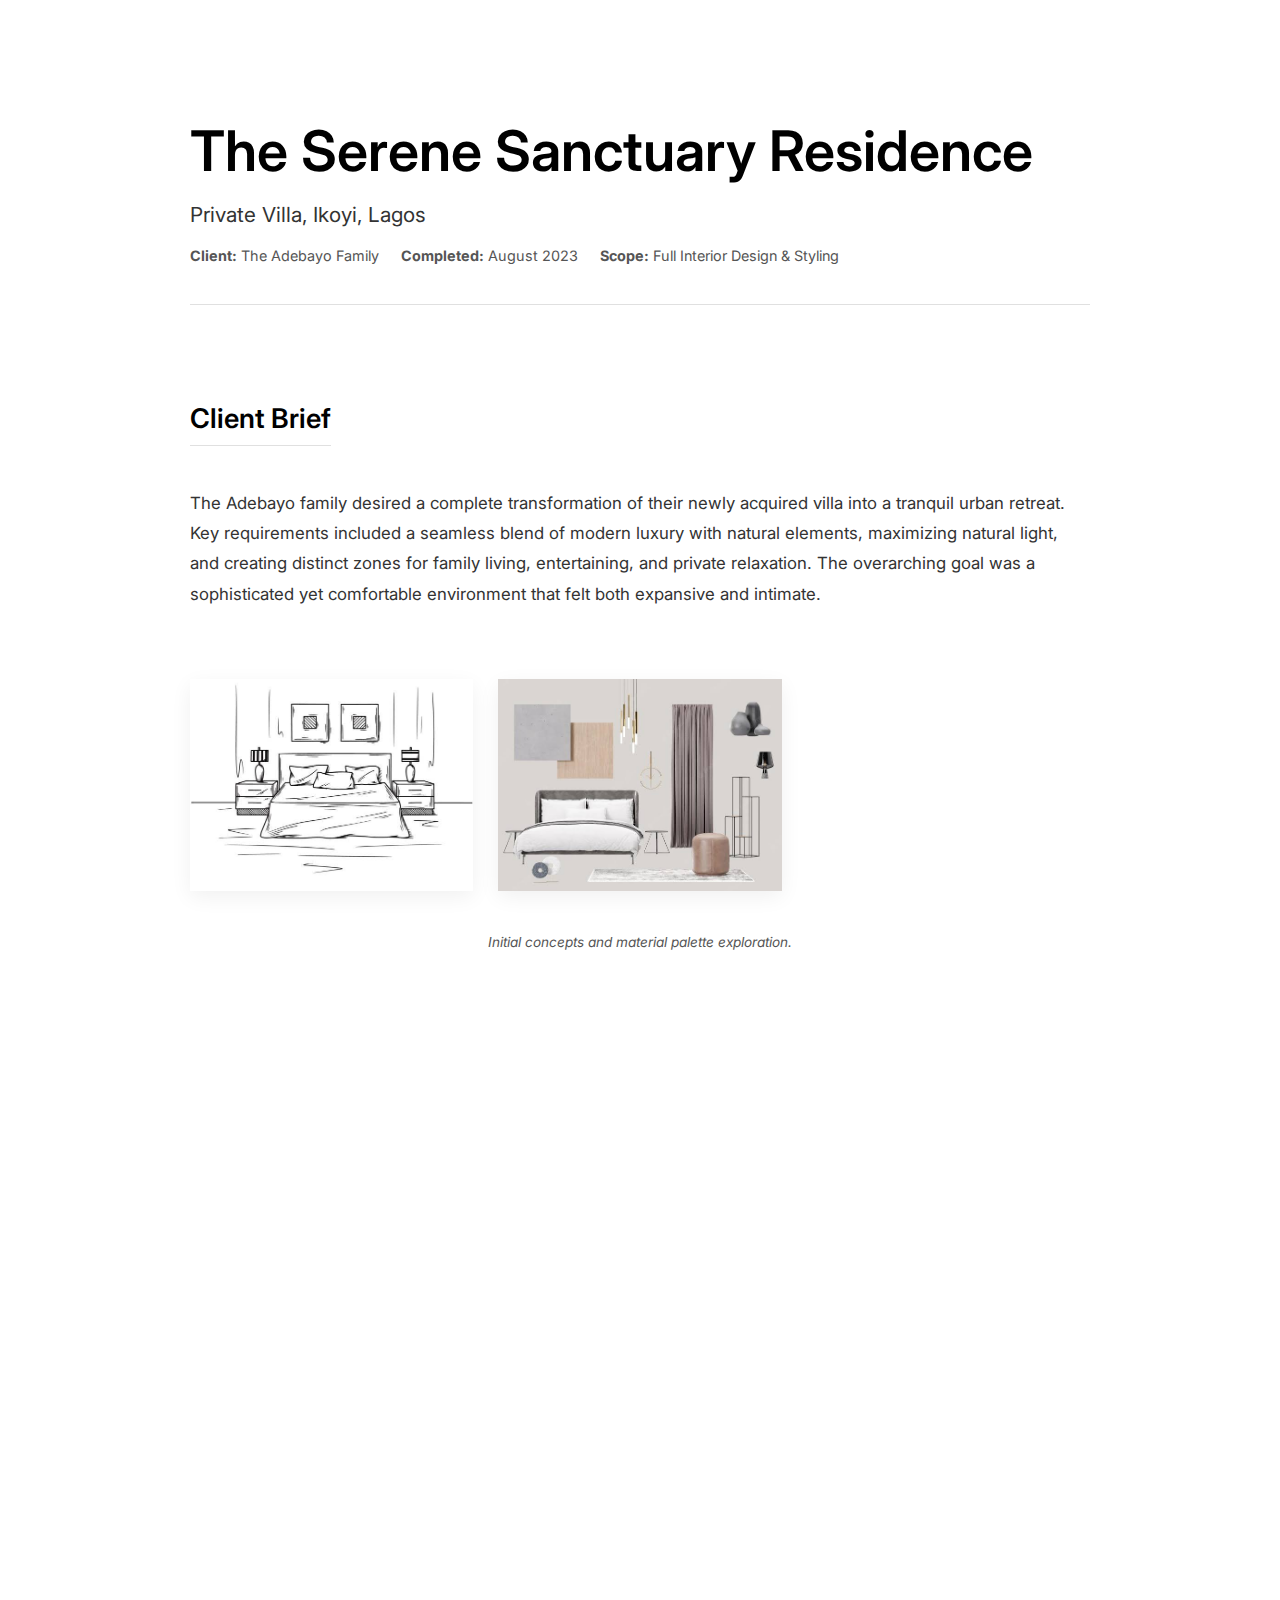
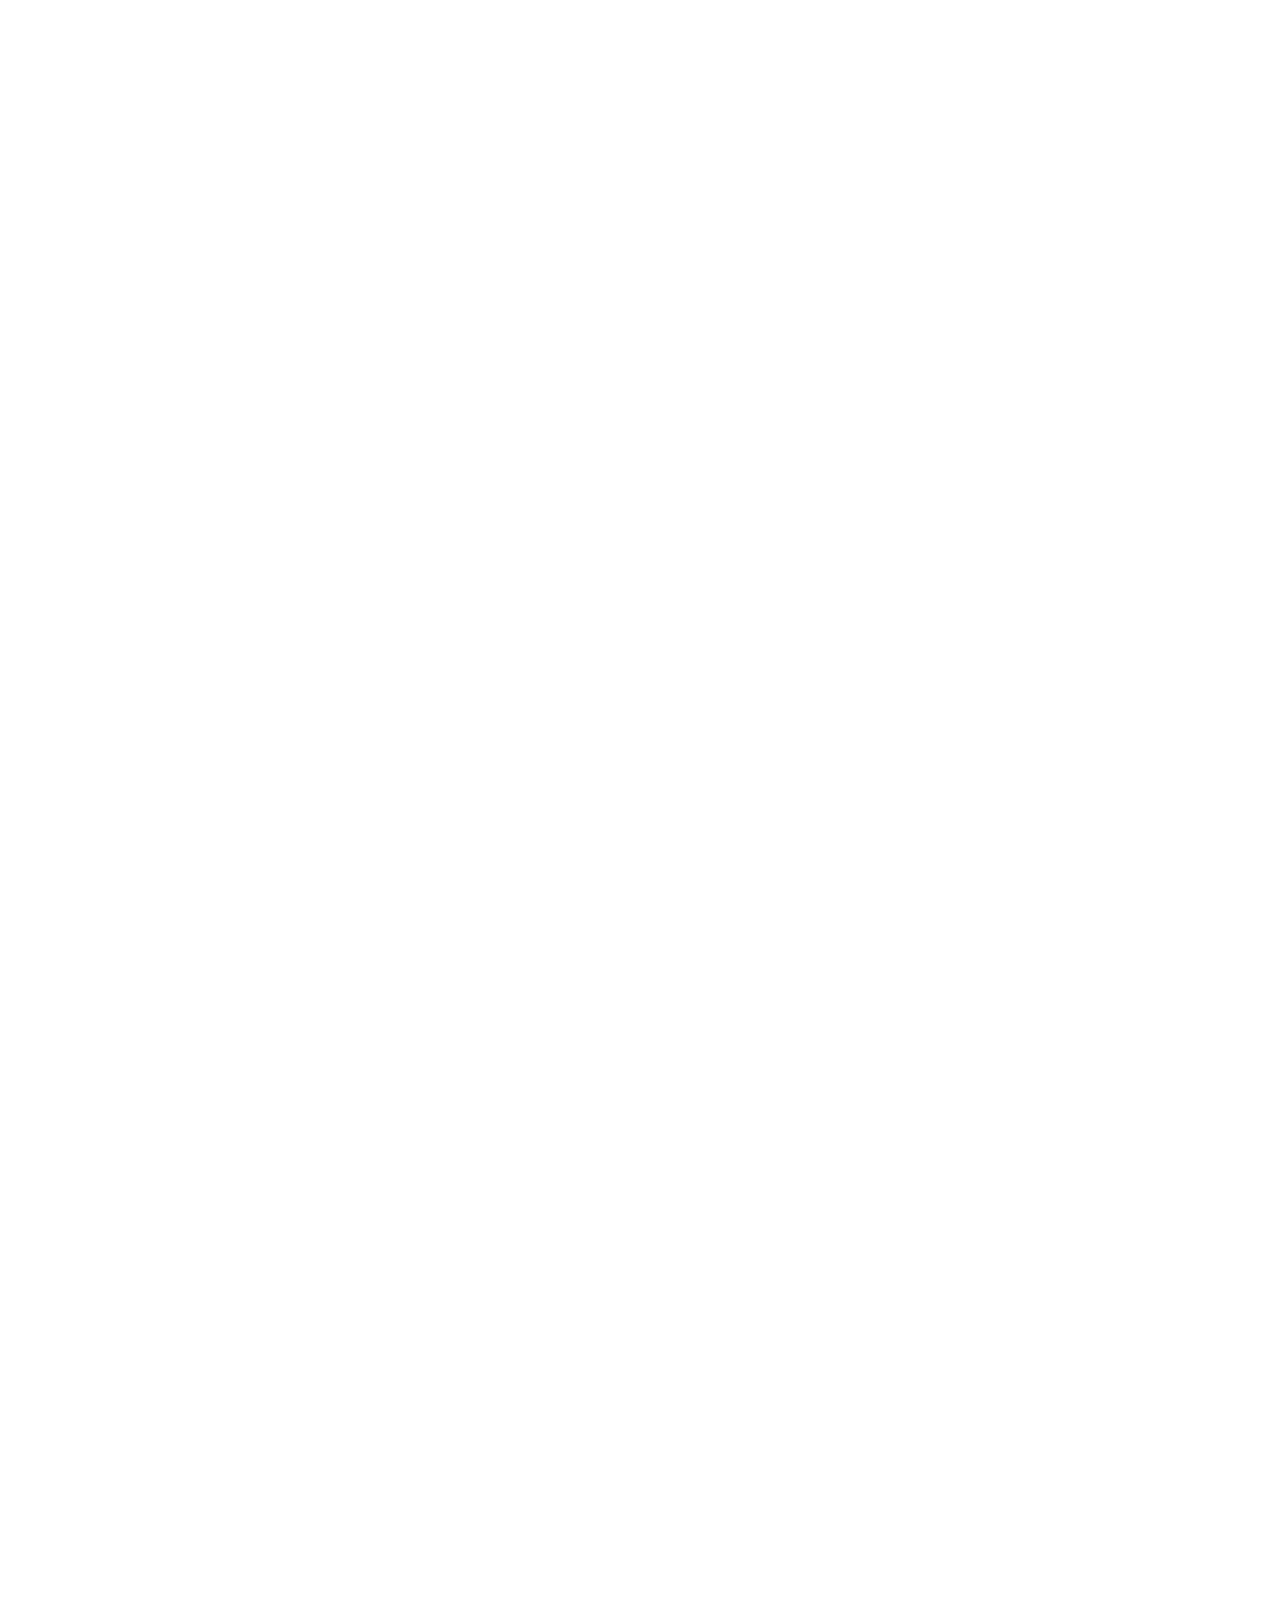
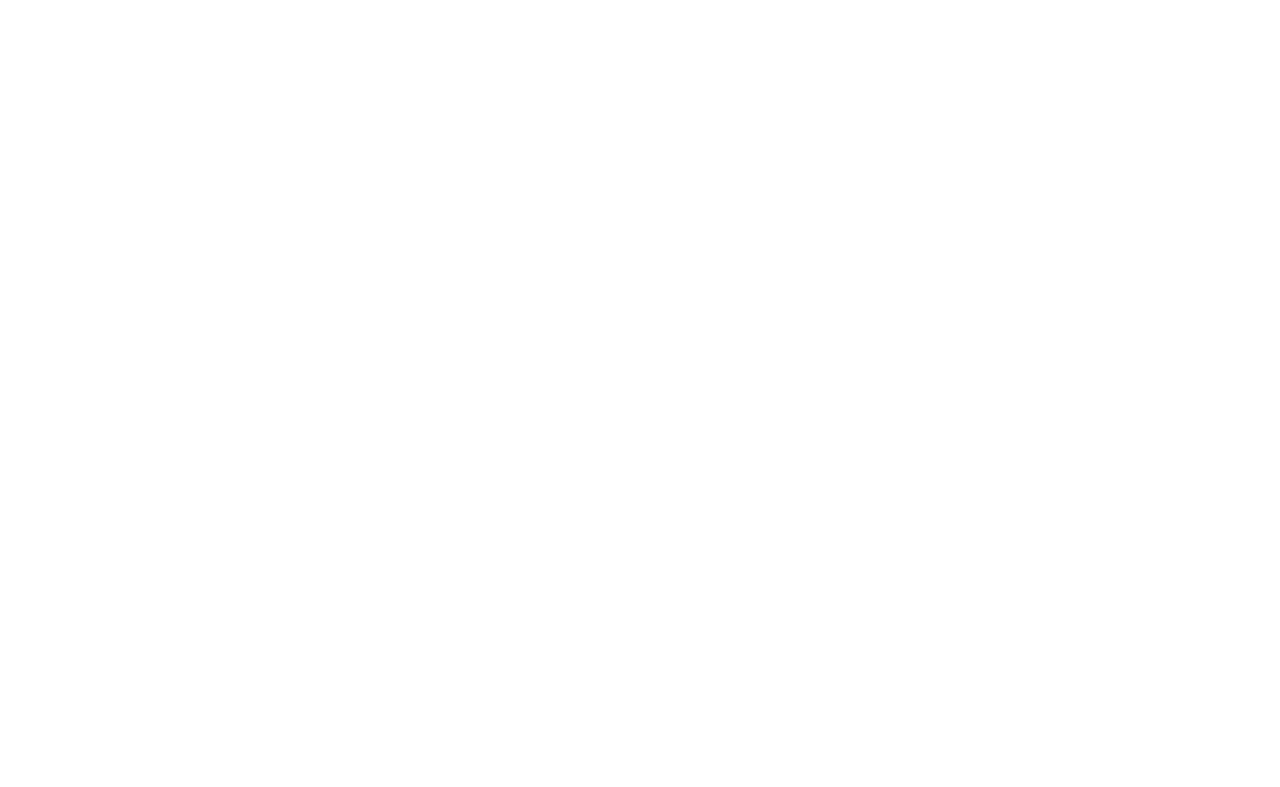
<file: project1.html>
<!DOCTYPE html>
<html lang="en">
  <head>
    <meta charset="UTF-8" />
    <meta name="viewport" content="width=device-width, initial-scale=1.0" />
    <title>Project Detail: The Serene Sanctuary</title>
    <!-- Font Awesome for slider handle icons -->
    <link
      rel="stylesheet"
      href="https://cdnjs.cloudflare.com/ajax/libs/font-awesome/6.5.1/css/all.min.css"
      integrity="sha512-DTOQO9RWCH3ppGqcWaEA1BIZOC6xxalwEsw9c2QQeAIftl+Vegovlnee1c9QX4TctnWMn13TZye+giMm8e2LwA=="
      crossorigin="anonymous"
      referrerpolicy="no-referrer"
    />
    <style>
      @import url("https://fonts.googleapis.com/css2?family=Inter:wght@300;400;500;600;700&display=swap");

      :root {
        --pd-font-primary: "Inter", "Helvetica Neue", Helvetica, Arial,
          sans-serif;
        --pd-color-background: #ffffff;
        --pd-color-text-primary: #000000;
        --pd-color-text-secondary: #333333;
        --pd-color-text-meta: #555555;
        --pd-color-border-subtle: #e0e0e0;

        /* Ultra Smooth Animation Properties */
        --animation-ultra-smooth-curve: cubic-bezier(
          0.23,
          1,
          0.32,
          1
        ); /* easeOutQuint */
        --animation-ultra-smooth-duration: 1s;
        --animation-reveal-stagger-delay: 0.15s;

        /* Slider specific */
        --slider-handle-color: var(--pd-color-text-primary);
        --slider-line-color: rgba(0, 0, 0, 0.3); /* Slightly more subtle line */
        --slider-label-bg: rgba(0, 0, 0, 0.75); /* Darker for better contrast */
        --slider-label-text: var(--pd-color-background);
      }

      body,
      html {
        margin: 0;
        padding: 0;
        font-family: var(--pd-font-primary);
        background-color: var(--pd-color-background);
        color: var(--pd-color-text-primary);
        overflow-x: hidden;
        -webkit-font-smoothing: antialiased;
        -moz-osx-font-smoothing: grayscale;
      }
      *,
      *::before,
      *::after {
        box-sizing: border-box;
      }

      /* Helper for scroll reveal */
      .pd-reveal-on-scroll {
        opacity: 0;
        transition: opacity var(--animation-ultra-smooth-duration)
            var(--animation-ultra-smooth-curve),
          transform var(--animation-ultra-smooth-duration)
            var(--animation-ultra-smooth-curve);
      }
      .pd-reveal-on-scroll.is-visible {
        opacity: 1;
        transform: translateY(0) !important;
      }
      .pd-header-reveal {
        transform: translateY(30px);
      }
      .pd-block-reveal {
        transform: translateY(40px);
      }
      .pd-image-reveal {
        transform: translateY(40px);
      }

      .pd-project-section {
        padding: 80px 0;
      }
      .pd-container {
        max-width: 900px;
        width: 90%;
        margin: 0 auto;
      }

      .pd-project-header {
        text-align: left;
        margin-bottom: 70px;
        padding-bottom: 35px;
        border-bottom: 1px solid var(--pd-color-border-subtle);
      }
      .pd-project-title {
        font-size: clamp(2.2rem, 5vw, 3.5rem);
        font-weight: 600;
        line-height: 1.2;
        margin-bottom: 10px;
      }
      .pd-project-subtitle {
        font-size: clamp(1rem, 2.5vw, 1.3rem);
        font-weight: 400;
        color: var(--pd-color-text-secondary);
        margin-bottom: 20px;
      }
      .pd-project-meta {
        font-size: 0.9rem;
        color: var(--pd-color-text-meta);
      }
      .pd-project-meta span {
        margin-right: 18px;
        display: inline-block;
        margin-bottom: 5px;
      }
      .pd-project-meta span:last-child {
        margin-right: 0;
      }

      .pd-content-block {
        margin-bottom: 70px;
      }
      .pd-content-block:last-child {
        margin-bottom: 0;
      }
      .pd-block-heading {
        font-size: clamp(1.3rem, 3vw, 1.7rem);
        font-weight: 600;
        margin-bottom: 25px;
        padding-bottom: 10px;
        border-bottom: 1px solid var(--pd-color-border-subtle);
        display: inline-block;
      }
      .pd-block-text p,
      .pd-block-list li {
        font-size: clamp(0.95rem, 2.2vw, 1.05rem);
        line-height: 1.8;
        color: var(--pd-color-text-secondary);
        margin-bottom: 1.2em;
      }
      .pd-block-text p:last-child,
      .pd-block-list li:last-child {
        margin-bottom: 0;
      }
      .pd-block-list {
        padding-left: 20px;
        list-style-type: disc;
      }
      .pd-block-list li::marker {
        color: var(--pd-color-text-primary);
      }

      .pd-image-showcase {
        margin: 50px 0;
      }
      .pd-image-fullwidth img {
        width: 100%;
        height: auto;
        display: block;

        box-shadow: 0 10px 30px rgba(0, 0, 0, 0.07);
      }
      .pd-image-caption {
        text-align: center;
        font-size: 0.85rem;
        color: var(--pd-color-text-meta);
        margin-top: 18px;
        font-style: italic;
      }
      .pd-image-grid {
        display: grid;
        grid-template-columns: repeat(auto-fit, minmax(250px, 1fr));
        gap: 25px;
      }
      .pd-image-grid img {
        width: 100%;
        height: 100%;
        aspect-ratio: 4/3;
        object-fit: cover;
        display: block;

        box-shadow: 0 6px 20px rgba(0, 0, 0, 0.06);
      }

      /* --- REDESIGNED BEFORE/AFTER SLIDER --- */
      .pd-before-after-wrapper {
        position: relative;
        width: 100%;
        aspect-ratio: 16 / 10;
        overflow: hidden;

        box-shadow: 0 10px 30px rgba(0, 0, 0, 0.08);
        cursor: ew-resize;
        -webkit-user-select: none;
        -moz-user-select: none;
        -ms-user-select: none;
        user-select: none;
        margin: 50px 0;
        touch-action: pan-y; /* Allow vertical scroll by default */
      }
      .pd-before-after-wrapper.is-dragging {
        /* touch-action: none; /* Optionally disable all scroll if strictly horizontal drag is desired once started */
      }
      .pd-before-after-wrapper img {
        display: block;
        width: 100%;
        height: 100%;
        object-fit: cover;
        position: absolute;
        top: 0;
        left: 0;
        pointer-events: none;
      }
      .pd-img-after-slider {
        clip-path: polygon(50% 0, 100% 0, 100% 100%, 50% 100%);
        z-index: 2;
      }
      .pd-img-before-slider {
        z-index: 1;
      }

      .pd-slider-divider {
        position: absolute;
        top: 0;
        left: 50%;
        width: 3px;
        height: 100%;
        background-color: var(--pd-color-background);
        transform: translateX(-50%);
        z-index: 3;
        pointer-events: none;
        box-shadow: 0 0 8px rgba(0, 0, 0, 0.3);
        display: flex;
        align-items: center;
        justify-content: center;
      }
      .pd-slider-handle-gripper {
        width: 44px;
        height: 44px;
        background-color: var(--pd-color-background);
        border: 2px solid var(--slider-handle-color);
        border-radius: 50%;
        display: flex;
        align-items: center;
        justify-content: space-evenly;
        box-shadow: 0 2px 8px rgba(0, 0, 0, 0.25);
        transition: transform 0.2s cubic-bezier(0.4, 0, 0.2, 1);
        cursor: ew-resize;
      }
      .pd-before-after-wrapper:hover .pd-slider-handle-gripper,
      .pd-before-after-wrapper.is-dragging .pd-slider-handle-gripper {
        transform: scale(1.08);
      }
      .pd-slider-handle-gripper i {
        color: var(--slider-handle-color);
        font-size: 0.9rem;
      }

      .pd-slider-label {
        position: absolute;
        top: 15px;
        padding: 6px 12px;
        font-size: 0.7rem;
        font-weight: 600;
        text-transform: uppercase;
        letter-spacing: 0.8px;
        background-color: var(--slider-label-bg);
        color: var(--slider-label-text);
        border-radius: 4px;
        z-index: 4;
        opacity: 0;
        transition: opacity 0.3s var(--animation-ultra-smooth-curve);
        pointer-events: none;
      }
      .pd-before-after-wrapper:hover .pd-slider-label,
      .pd-before-after-wrapper.is-dragging .pd-slider-label {
        opacity: 0.9;
      }
      .pd-label-before-slider {
        left: 15px;
      }
      .pd-label-after-slider {
        right: 15px;
      }
      /* --- END OF REDESIGNED SLIDER --- */

      .pd-testimonial-block {
        background-color: #f9f9f9;
        padding: 35px;
        margin: 60px 0;
        border-radius: 8px;
        border-left: 5px solid var(--pd-color-text-primary);
        box-shadow: 0 5px 15px rgba(0, 0, 0, 0.03);
      }
      .pd-testimonial-quote {
        font-size: clamp(1.05rem, 2.3vw, 1.2rem);
        font-style: italic;
        line-height: 1.7;
        color: var(--pd-color-text-primary);
        margin-bottom: 15px;
      }
      .pd-testimonial-quote::before {
        content: "“ ";
        font-weight: 600;
      }
      .pd-testimonial-author {
        font-size: 0.9rem;
        font-weight: 500;
        color: var(--pd-color-text-secondary);
        text-align: right;
      }

      @media (max-width: 768px) {
        .pd-project-section {
          padding: 60px 0;
        }
        .pd-container {
          width: 95%;
        }
        .pd-project-header {
          margin-bottom: 40px;
          padding-bottom: 20px;
        }
        .pd-project-title {
          font-size: clamp(1.8rem, 6vw, 2.8rem);
        }
        .pd-project-subtitle {
          font-size: clamp(0.9rem, 3vw, 1.1rem);
        }
        .pd-content-block {
          margin-bottom: 50px;
        }
        .pd-block-heading {
          font-size: clamp(1.1rem, 4vw, 1.5rem);
          margin-bottom: 20px;
        }
        .pd-block-text p,
        .pd-block-list li {
          font-size: clamp(0.9rem, 2.5vw, 1rem);
        }
        .pd-image-showcase,
        .pd-before-after-wrapper {
          margin: 40px 0;
        }
        .pd-slider-handle-gripper {
          width: 40px;
          height: 40px;
        }
        .pd-slider-handle-gripper i {
          font-size: 0.8rem;
        }
        .pd-slider-label {
          font-size: 0.65rem;
          padding: 5px 10px;
          top: 10px;
        }
        .pd-label-before-slider {
          left: 10px;
        }
        .pd-label-after-slider {
          right: 10px;
        }
      }
    </style>
  </head>
  <body>
    <section class="pd-project-section">
      <div class="pd-container">
        <header
          class="pd-project-header pd-reveal-on-scroll pd-header-reveal"
          data-reveal-delay="0"
        >
          <h1 class="pd-project-title">The Serene Sanctuary Residence</h1>
          <h2 class="pd-project-subtitle">Private Villa, Ikoyi, Lagos</h2>
          <div class="pd-project-meta">
            <span><strong>Client:</strong> The Adebayo Family</span>
            <span><strong>Completed:</strong> August 2023</span>
            <span><strong>Scope:</strong> Full Interior Design & Styling</span>
          </div>
        </header>

        <div
          class="pd-content-block pd-reveal-on-scroll pd-block-reveal"
          data-reveal-delay="100"
        >
          <h3 class="pd-block-heading">Client Brief</h3>
          <div class="pd-block-text">
            <p>
              The Adebayo family desired a complete transformation of their
              newly acquired villa into a tranquil urban retreat. Key
              requirements included a seamless blend of modern luxury with
              natural elements, maximizing natural light, and creating distinct
              zones for family living, entertaining, and private relaxation. The
              overarching goal was a sophisticated yet comfortable environment
              that felt both expansive and intimate.
            </p>
          </div>
        </div>

        <div
          class="pd-image-showcase pd-image-grid pd-reveal-on-scroll pd-image-reveal"
          data-reveal-delay="150"
        >
          <img src="assets/sketch.jpeg" alt="Concept Sketch 1" />
          <img src="assets/moodboard.jpeg" alt="Mood Board Materials" />
          <div class="pd-image-caption" style="grid-column: 1 / -1">
            Initial concepts and material palette exploration.
          </div>
        </div>

        <div
          class="pd-content-block pd-reveal-on-scroll pd-block-reveal"
          data-reveal-delay="100"
        >
          <h3 class="pd-block-heading">Design Challenges</h3>
          <div class="pd-block-list">
            <ul>
              <li>
                Integrating existing structural elements with a new,
                open-concept layout.
              </li>
              <li>
                Sourcing sustainable and locally-available high-end materials.
              </li>
              <li>
                Balancing the desire for a minimalist aesthetic with the need
                for ample, discreet storage.
              </li>
              <li>
                Ensuring each room flowed cohesively while maintaining its
                unique character.
              </li>
            </ul>
          </div>
        </div>

        <div
          class="pd-content-block pd-reveal-on-scroll pd-block-reveal"
          data-reveal-delay="150"
        >
          <h3 class="pd-block-heading">Our Solutions</h3>
          <div class="pd-block-text">
            <p>
              Our design strategy focused on a palette of warm neutrals, rich
              woods, and tactile stone, punctuated by bespoke lighting and
              curated art. Custom millwork was designed to provide elegant
              storage solutions, disappearing into walls to maintain clean
              lines. Large windows were dressed minimally to enhance the
              connection with the outdoors, and a layered lighting scheme allows
              for adaptable ambiances throughout the day and night.
            </p>
            <p>
              Key material choices included Italian marble for statement
              surfaces, ethically sourced oak for flooring and cabinetry, and
              hand-woven textiles for warmth and texture.
            </p>
          </div>
        </div>

        <div
          class="pd-image-showcase pd-image-fullwidth pd-reveal-on-scroll pd-image-reveal"
          data-reveal-delay="200"
        >
          <img
            src="assets/images-34.jpeg"
            alt="Serene Sanctuary Living Room - After"
          />
          <div class="pd-image-caption">
            The transformed living area, embodying light and sophisticated calm.
          </div>
        </div>

        <div
          class="pd-content-block pd-reveal-on-scroll pd-block-reveal"
          data-reveal-delay="250"
        >
          <h3 class="pd-block-heading">Transformation: Kitchen</h3>
          <div class="pd-before-after-wrapper">
            <img
              src="assets/before.jpeg"
              alt="Kitchen Before"
              class="pd-img-before-slider"
            />
            <img
              src="assets/after.jpeg"
              alt="Kitchen After"
              class="pd-img-after-slider"
            />
            <div class="pd-slider-label pd-label-before-slider">Before</div>
            <div class="pd-slider-label pd-label-after-slider">After</div>
            <div class="pd-slider-divider">
              <div class="pd-slider-handle-gripper">
                <i class="fas fa-chevron-left"></i>
                <i class="fas fa-chevron-right"></i>
              </div>
            </div>
          </div>
          <div class="pd-image-caption">
            Drag the handle to see the kitchen's transformation.
          </div>
        </div>

        <div
          class="pd-testimonial-block pd-content-block pd-reveal-on-scroll pd-block-reveal"
          data-reveal-delay="300"
        >
          <h3 class="pd-block-heading">Client Testimonial</h3>
          <blockquote class="pd-testimonial-quote">
            "OLUWOLE JOY TEMITOPE didn't just redesign our house; they crafted a
            home that truly reflects who we are. The attention to detail and the
            seamless process were exceptional. We are beyond thrilled with the
            result."
          </blockquote>
          <p class="pd-testimonial-author">— Mr. & Mrs. Adebayo</p>
        </div>
      </div>
    </section>

    <script>
      document.addEventListener("DOMContentLoaded", () => {
        // Scroll Reveal for general page elements
        const revealElements = document.querySelectorAll(
          ".pd-reveal-on-scroll"
        );
        if (revealElements.length > 0) {
          const observerOptions = {
            root: null,
            rootMargin: "0px 0px -10% 0px",
            threshold: 0.05,
          };
          let itemDelayCounter = 0; // Initialize counter for staggering
          const staggerIncrement = 100; // ms

          const observer = new IntersectionObserver(
            (entries, observerInstance) => {
              entries.forEach((entry) => {
                if (entry.isIntersecting) {
                  // Use data-reveal-delay if present, otherwise use counter for staggering
                  const specificDelay = parseInt(
                    entry.target.dataset.revealDelay
                  );
                  const delay = !isNaN(specificDelay)
                    ? specificDelay
                    : itemDelayCounter * staggerIncrement;

                  setTimeout(() => {
                    entry.target.classList.add("is-visible");
                  }, delay);

                  if (isNaN(specificDelay)) {
                    // Only increment counter if not using a fixed delay
                    itemDelayCounter++;
                  }
                  observerInstance.unobserve(entry.target);
                }
              });
            },
            observerOptions
          );
          revealElements.forEach((el) => {
            observer.observe(el);
          });
        }

        // --- REDESIGNED Before/After Image Comparison Slider Logic (Corrected) ---
        const sliders = document.querySelectorAll(".pd-before-after-wrapper");
        sliders.forEach((slider) => {
          const imgAfter = slider.querySelector(".pd-img-after-slider");
          const divider = slider.querySelector(".pd-slider-divider");
          const labelBefore = slider.querySelector(".pd-label-before-slider");
          const labelAfter = slider.querySelector(".pd-label-after-slider");

          let isDragging = false;
          let currentInteractingSlider = null; // To track which slider is being interacted with

          // Store initial touch points for scroll vs drag detection
          let initialTouchX = 0;
          let initialTouchY = 0;
          let dragIntentConfirmed = false;
          const touchDragThreshold = 10; // Pixels to move before confirming drag direction

          function updateSliderPosition(xPosition, activeSlider) {
            if (!activeSlider || !imgAfter || !divider) return;

            const sliderRect = activeSlider.getBoundingClientRect();
            let percentage =
              ((xPosition - sliderRect.left) / sliderRect.width) * 100;
            percentage = Math.max(0, Math.min(100, percentage));

            imgAfter.style.clipPath = `polygon(${percentage}% 0, 100% 0, 100% 100%, ${percentage}% 100%)`;
            divider.style.left = `${percentage}%`;

            if (labelBefore && labelAfter) {
              const showLabels =
                activeSlider.matches(":hover") ||
                activeSlider.classList.contains("is-dragging");
              labelBefore.style.opacity =
                percentage > 5 && showLabels ? "0.9" : "0";
              labelAfter.style.opacity =
                percentage < 95 && showLabels ? "0.9" : "0";
            }
          }

          if (slider.offsetParent !== null) {
            updateSliderPosition(
              slider.getBoundingClientRect().left +
                slider.getBoundingClientRect().width * 0.5,
              slider
            );
            if (labelBefore) labelBefore.style.opacity = "0";
            if (labelAfter) labelAfter.style.opacity = "0";
          }

          function startDrag(e) {
            currentInteractingSlider = slider; // This slider is now being interacted with
            isDragging = true;
            dragIntentConfirmed = e.type === "mousedown";
            currentInteractingSlider.classList.add("is-dragging");
            document.body.style.cursor = "ew-resize";

            let clientX;
            if (e.type === "touchstart") {
              clientX = e.touches[0].clientX;
              initialTouchX = clientX;
              initialTouchY = e.touches[0].clientY;
            } else {
              // mousedown
              clientX = e.clientX;
              updateSliderPosition(clientX, currentInteractingSlider); // Initial update for mouse
            }
          }

          function duringDrag(e) {
            if (!isDragging || currentInteractingSlider !== slider) return;

            let clientX;
            if (e.type === "touchmove") {
              clientX = e.touches[0].clientX;
              const clientY = e.touches[0].clientY;
              const deltaX = Math.abs(clientX - initialTouchX);
              const deltaY = Math.abs(clientY - initialTouchY);

              if (!dragIntentConfirmed) {
                if (
                  deltaX > touchDragThreshold ||
                  deltaY > touchDragThreshold
                ) {
                  if (deltaX > deltaY * 1.5) {
                    dragIntentConfirmed = true;
                  } else {
                    endDrag();
                    return;
                  }
                } else {
                  return;
                }
              }
              if (!dragIntentConfirmed) return;
              if (e.cancelable) e.preventDefault();
            } else {
              // mousemove
              clientX = e.clientX;
            }
            updateSliderPosition(clientX, currentInteractingSlider);
          }

          function endDrag() {
            if (!isDragging && !currentInteractingSlider) return;
            if (
              currentInteractingSlider !== slider &&
              currentInteractingSlider !== null
            )
              return; // Only end for the correct slider

            isDragging = false;
            dragIntentConfirmed = false;
            if (currentInteractingSlider) {
              currentInteractingSlider.classList.remove("is-dragging");
              const handleLeftPercent = parseFloat(
                currentInteractingSlider.querySelector(".pd-slider-divider")
                  .style.left || "50"
              );
              const currentXBasedOnHandle =
                currentInteractingSlider.getBoundingClientRect().left +
                currentInteractingSlider.getBoundingClientRect().width *
                  (handleLeftPercent / 100);
              updateSliderPosition(
                currentXBasedOnHandle,
                currentInteractingSlider
              );
            }
            document.body.style.cursor = "default";
            if (currentInteractingSlider === slider)
              currentInteractingSlider = null;
          }

          slider.addEventListener("mousedown", startDrag);
          slider.addEventListener("touchstart", startDrag, { passive: true });

          slider.addEventListener("mouseenter", () => {
            if (!isDragging && labelBefore && labelAfter && divider) {
              const handleLeftPercent = parseFloat(divider.style.left || "50");
              labelBefore.style.opacity = handleLeftPercent > 5 ? "0.9" : "0";
              labelAfter.style.opacity = handleLeftPercent < 95 ? "0.9" : "0";
            }
          });
          slider.addEventListener("mouseleave", () => {
            if (!isDragging && labelBefore && labelAfter) {
              labelBefore.style.opacity = "0";
              labelAfter.style.opacity = "0";
            }
          });
        }); // End sliders.forEach

        // Global listeners for dragging - these are essential
        document.addEventListener("mousemove", (e) => {
          sliders.forEach((s) => {
            // Check if current mousemove is relevant for this slider
            const sliderInstance = s; // Get the specific slider instance in this scope
            // This is a simplified check; ideally, you'd use the `currentInteractingSlider`
            // from the `startDrag` closure of the specific slider.
            // For now, let's assume only one slider can be dragged at a time.
            // The `duringDrag` function itself checks `currentInteractingSlider`.
            const duringDragFunc = sliderInstance.duringDragHandler; // Assume you store this
            if (duringDragFunc) duringDragFunc(e);
          });
        });
        document.addEventListener("mouseup", () => {
          sliders.forEach((s) => {
            const endDragFunc = s.endDragHandler; // Assume you store this
            if (endDragFunc) endDragFunc();
          });
        });
        document.addEventListener(
          "touchmove",
          (e) => {
            sliders.forEach((s) => {
              const duringDragFunc = s.duringDragHandler;
              if (duringDragFunc) duringDragFunc(e);
            });
          },
          { passive: false }
        );
        document.addEventListener("touchend", () => {
          sliders.forEach((s) => {
            const endDragFunc = s.endDragHandler;
            if (endDragFunc) endDragFunc();
          });
        });
        document.addEventListener("touchcancel", () => {
          sliders.forEach((s) => {
            const endDragFunc = s.endDragHandler;
            if (endDragFunc) endDragFunc();
          });
        });

        // Storing handlers on elements for global listeners (better approach)
        sliders.forEach((slider) => {
          // ... (keep existing slider setup, like querySelectors for imgAfter, divider etc.)
          // ... (keep isDragging, initialTouchX/Y, dragIntentConfirmed scoped to each slider)

          // Wrap the actual logic in functions scoped to each slider
          const sliderScopedFunctions = {
            startDrag: function (e) {
              // ... (startDrag logic, sets isDragging=true for this slider)
              // ... (set slider.currentInteractingSlider = slider or similar)
              slider.isCurrentlyDragging = true; // Use a property on the element
              document.body.style.cursor = "ew-resize";
              let clientX;
              if (e.type === "touchstart") {
                clientX = e.touches[0].clientX;
                slider.initialTouchX = clientX; // Store on element
                slider.initialTouchY = e.touches[0].clientY;
                slider.dragIntentConfirmed = false;
              } else {
                clientX = e.clientX;
                slider.dragIntentConfirmed = true;
                this.updateSliderPosition(clientX, slider);
              }
            },
            duringDrag: function (e) {
              if (!slider.isCurrentlyDragging) return;
              let clientX;
              if (e.type === "touchmove") {
                clientX = e.touches[0].clientX;
                const clientY = e.touches[0].clientY;
                const deltaX = Math.abs(clientX - slider.initialTouchX);
                const deltaY = Math.abs(clientY - slider.initialTouchY);

                if (!slider.dragIntentConfirmed) {
                  if (deltaX > 10 || deltaY > 10) {
                    if (deltaX > deltaY * 1.5) {
                      slider.dragIntentConfirmed = true;
                    } else {
                      this.endDrag();
                      return;
                    }
                  } else {
                    return;
                  }
                }
                if (!slider.dragIntentConfirmed) return;
                if (e.cancelable) e.preventDefault();
              } else {
                clientX = e.clientX;
              }
              this.updateSliderPosition(clientX, slider);
            },
            endDrag: function () {
              if (!slider.isCurrentlyDragging) return;
              slider.isCurrentlyDragging = false;
              slider.dragIntentConfirmed = false;
              slider.classList.remove("is-dragging");
              document.body.style.cursor = "default";
              const divider = slider.querySelector(".pd-slider-divider"); // Re-query or ensure access
              const imgAfter = slider.querySelector(".pd-img-after-slider"); // Re-query
              if (divider && imgAfter) {
                // Check if elements are still there
                const handleLeftPercent = parseFloat(
                  divider.style.left || "50"
                );
                const currentXBasedOnHandle =
                  slider.getBoundingClientRect().left +
                  slider.getBoundingClientRect().width *
                    (handleLeftPercent / 100);
                this.updateSliderPosition(currentXBasedOnHandle, slider);
              }
            },
            updateSliderPosition: function (xPosition, activeSlider) {
              // ... (your existing updateSliderPosition logic)
              const imgAfter = activeSlider.querySelector(
                ".pd-img-after-slider"
              );
              const divider = activeSlider.querySelector(".pd-slider-divider");
              const labelBefore = activeSlider.querySelector(
                ".pd-label-before-slider"
              );
              const labelAfter = activeSlider.querySelector(
                ".pd-label-after-slider"
              );
              if (!activeSlider || !imgAfter || !divider) return;

              const sliderRect = activeSlider.getBoundingClientRect();
              let percentage =
                ((xPosition - sliderRect.left) / sliderRect.width) * 100;
              percentage = Math.max(0, Math.min(100, percentage));

              imgAfter.style.clipPath = `polygon(${percentage}% 0, 100% 0, 100% 100%, ${percentage}% 100%)`;
              divider.style.left = `${percentage}%`;

              if (labelBefore && labelAfter) {
                const showLabels =
                  activeSlider.matches(":hover") ||
                  activeSlider.classList.contains("is-dragging") ||
                  activeSlider.isCurrentlyDragging;
                labelBefore.style.opacity =
                  percentage > 5 && showLabels ? "0.9" : "0";
                labelAfter.style.opacity =
                  percentage < 95 && showLabels ? "0.9" : "0";
              }
            },
          };
          // Initialize slider state
          if (slider.offsetParent !== null) {
            sliderScopedFunctions.updateSliderPosition(
              slider.getBoundingClientRect().left +
                slider.getBoundingClientRect().width * 0.5,
              slider
            );
            const labelBefore = slider.querySelector(".pd-label-before-slider");
            const labelAfter = slider.querySelector(".pd-label-after-slider");
            if (labelBefore) labelBefore.style.opacity = "0";
            if (labelAfter) labelAfter.style.opacity = "0";
          }

          slider.addEventListener(
            "mousedown",
            sliderScopedFunctions.startDrag.bind(sliderScopedFunctions)
          );
          slider.addEventListener(
            "touchstart",
            sliderScopedFunctions.startDrag.bind(sliderScopedFunctions),
            { passive: true }
          );

          // Store these on the element so global listeners can call them correctly
          slider.duringDragHandler = sliderScopedFunctions.duringDrag.bind(
            sliderScopedFunctions
          );
          slider.endDragHandler = sliderScopedFunctions.endDrag.bind(
            sliderScopedFunctions
          );

          slider.addEventListener("mouseenter", () => {
            if (!slider.isCurrentlyDragging) {
              const divider = slider.querySelector(".pd-slider-divider");
              const labelBefore = slider.querySelector(
                ".pd-label-before-slider"
              );
              const labelAfter = slider.querySelector(".pd-label-after-slider");
              if (divider && labelBefore && labelAfter) {
                const handleLeftPercent = parseFloat(
                  divider.style.left || "50"
                );
                labelBefore.style.opacity = handleLeftPercent > 5 ? "0.9" : "0";
                labelAfter.style.opacity = handleLeftPercent < 95 ? "0.9" : "0";
              }
            }
          });
          slider.addEventListener("mouseleave", () => {
            if (!slider.isCurrentlyDragging) {
              const labelBefore = slider.querySelector(
                ".pd-label-before-slider"
              );
              const labelAfter = slider.querySelector(".pd-label-after-slider");
              if (labelBefore) labelBefore.style.opacity = "0";
              if (labelAfter) labelAfter.style.opacity = "0";
            }
          });
        });

        // Corrected Global Event Listeners
        function globalMouseMove(e) {
          sliders.forEach((slider) => {
            if (
              slider.isCurrentlyDragging &&
              typeof slider.duringDragHandler === "function"
            ) {
              slider.duringDragHandler(e);
            }
          });
        }
        function globalMouseUp(e) {
          sliders.forEach((slider) => {
            if (
              slider.isCurrentlyDragging &&
              typeof slider.endDragHandler === "function"
            ) {
              slider.endDragHandler(e);
            }
          });
        }
        // Add touch equivalents similarly, ensuring they call the correct stored handler
        document.addEventListener("mousemove", globalMouseMove);
        document.addEventListener("mouseup", globalMouseUp);
        document.addEventListener("touchmove", globalMouseMove, {
          passive: false,
        }); // Use globalMouseMove for touch as well
        document.addEventListener("touchend", globalMouseUp); // Use globalMouseUp for touch as well
        document.addEventListener("touchcancel", globalMouseUp); // Use globalMouseUp for touch as well
      });
    </script>
  </body>
</html>
</file>
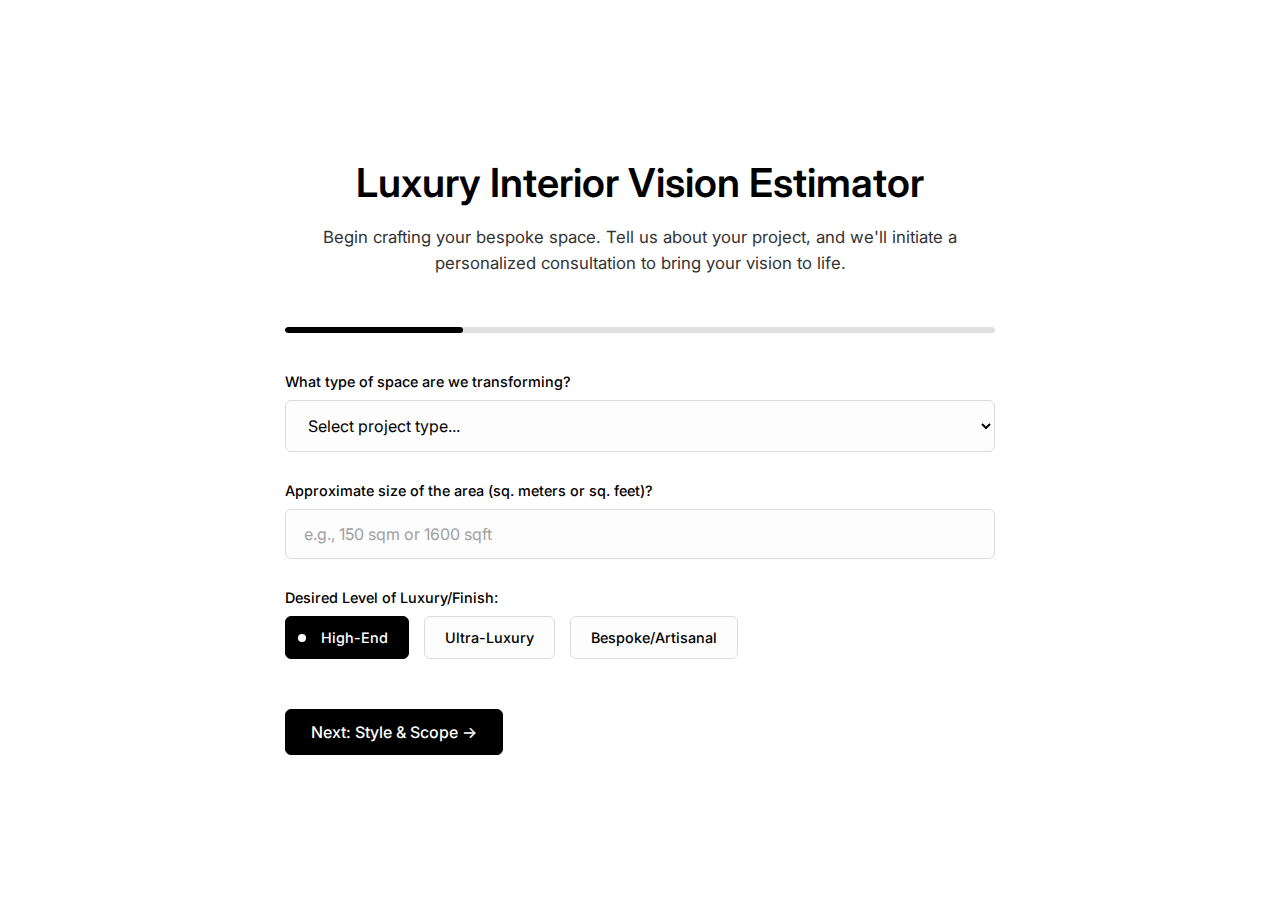
<file: quote.html>
<!DOCTYPE html>
<html lang="en">
  <head>
    <meta charset="UTF-8" />
    <meta name="viewport" content="width=device-width, initial-scale=1.0" />
    <title>Luxury Interior Design Quote Inquiry</title>
    <style>
      @import url("https://fonts.googleapis.com/css2?family=Inter:wght@300;400;500;600;700&display=swap");

      :root {
        --lqe-font-primary: "Inter", "Helvetica Neue", Helvetica, Arial,
          sans-serif;
        --lqe-color-background: #ffffff;
        --lqe-color-text-primary: #000000;
        --lqe-color-text-secondary: #333333;
        --lqe-color-text-placeholder: #a0a0a0;
        --lqe-color-border: #dcdcdc;
        --lqe-color-accent: #000000;
        --lqe-color-white: #ffffff; /* Added for clarity */
        --lqe-color-input-bg: #fdfdfd;
        --lqe-animation-smooth: cubic-bezier(0.4, 0, 0.2, 1);
        --lqe-animation-gentle: cubic-bezier(0.25, 0.46, 0.45, 0.94);
      }

      body,
      html {
        margin: 0;
        padding: 0;
        font-family: var(--lqe-font-primary);
        background-color: #f0f0f0;
        color: var(--lqe-color-text-primary);
        overflow-x: hidden;
      }

      *,
      *::before,
      *::after {
        box-sizing: border-box;
      }

      .lqe-section {
        padding: 5px 40px;
        background-color: var(--lqe-color-background);
        min-height: 100vh;
        display: flex;
        flex-direction: column;
        align-items: center;
        justify-content: center;
      }

      .lqe-container {
        max-width: 750px;
        width: 100%;
        background-color: var(--lqe-color-background);
        padding: 20px;
      }

      .lqe-title-area {
        text-align: center;
        margin-bottom: 50px;
      }
      .lqe-title {
        font-size: clamp(1.8rem, 4vw, 2.5rem);
        font-weight: 600;
        margin-bottom: 10px;
      }
      .lqe-subtitle {
        font-size: clamp(0.95rem, 2vw, 1.05rem);
        color: var(--lqe-color-text-secondary);
        line-height: 1.6;
      }

      .lqe-progress-bar-container {
        width: 100%;
        height: 6px;
        background-color: #e0e0e0;
        border-radius: 3px;
        margin-bottom: 40px;
        overflow: hidden;
      }
      .lqe-progress-bar {
        width: 0%;
        height: 100%;
        background-color: var(--lqe-color-accent);
        border-radius: 3px;
        transition: width 0.5s var(--lqe-animation-gentle);
      }

      .lqe-form-step {
        display: none;
        animation: lqe-fadeInStep 0.6s var(--lqe-animation-gentle) forwards;
      }
      .lqe-form-step.lqe-active-step {
        display: block;
      }
      @keyframes lqe-fadeInStep {
        from {
          opacity: 0;
          transform: translateY(15px);
        }
        to {
          opacity: 1;
          transform: translateY(0);
        }
      }

      .lqe-form-group {
        margin-bottom: 30px;
      }
      .lqe-form-group label {
        font-size: 0.9rem;
        font-weight: 500;
        display: block;
        margin-bottom: 10px;
        color: var(--lqe-color-text-primary);
      }
      .lqe-form-group input[type="text"],
      .lqe-form-group input[type="email"],
      .lqe-form-group input[type="tel"],
      .lqe-form-group input[type="number"],
      .lqe-form-group select,
      .lqe-form-group textarea {
        width: 100%;
        padding: 14px 18px;
        font-family: var(--lqe-font-primary);
        font-size: 1rem;
        border: 1.5px solid var(--lqe-color-border);
        border-radius: 6px;
        background-color: var(--lqe-color-input-bg);
        color: var(--lqe-color-text-primary);
        transition: border-color 0.3s, box-shadow 0.3s;
        outline: none;
      }
      .lqe-form-group input::placeholder,
      .lqe-form-group textarea::placeholder {
        color: var(--lqe-color-text-placeholder);
        opacity: 1;
      }
      .lqe-form-group input:focus,
      .lqe-form-group input:focus-visible,
      .lqe-form-group textarea:focus,
      .lqe-form-group textarea:focus-visible,
      .lqe-form-group select:focus,
      .lqe-form-group select:focus-visible {
        border-color: var(--lqe-color-accent);
        box-shadow: 0 0 0 3px rgba(0, 0, 0, 0.08);
      }
      .lqe-form-group textarea {
        min-height: 120px;
        resize: vertical;
      }

      .lqe-choice-group {
        display: flex;
        flex-wrap: wrap;
        gap: 15px;
      }
      .lqe-choice-item {
        display: block;
        position: relative;
      }
      .lqe-choice-item input[type="radio"],
      .lqe-choice-item input[type="checkbox"] {
        opacity: 0;
        position: absolute;
        width: 1px;
        height: 1px;
      }

      .lqe-choice-label {
        display: inline-flex; /* Changed to inline-flex for easier alignment of pseudo-elements */
        align-items: center; /* Vertically align text and pseudo-element */
        padding: 12px 20px;
        border: 1.5px solid var(--lqe-color-border);
        border-radius: 6px;
        font-size: 0.95rem;
        cursor: pointer;
        transition: background-color 0.3s, border-color 0.3s, color 0.3s;
        background-color: var(--lqe-color-input-bg);
        position: relative; /* For pseudo-elements */
        user-select: none; /* Prevent text selection on click */
      }

      /* --- REFINED ACTIVE STATE FOR RADIO/CHECKBOX --- */
      .lqe-choice-item input:checked + .lqe-choice-label {
        background-color: var(--lqe-color-accent);
        color: var(--lqe-color-white);
        border-color: var(--lqe-color-accent);
        font-weight: 500;
        padding-left: 35px; /* Make space for the indicator */
      }

      /* Common style for the indicator */
      .lqe-choice-item input:checked + .lqe-choice-label::before {
        content: "";
        position: absolute;
        left: 12px; /* Position from left */
        top: 50%;
        transform: translateY(-50%);
        transition: all 0.2s var(--lqe-animation-gentle);
      }

      /* Specific style for RADIO button indicator (dot) */
      .lqe-choice-item input[type="radio"]:checked + .lqe-choice-label::before {
        width: 8px;
        height: 8px;
        background-color: var(--lqe-color-white);
        border-radius: 50%;
      }

      /* Specific style for CHECKBOX indicator (tick) */
      .lqe-choice-item
        input[type="checkbox"]:checked
        + .lqe-choice-label::before {
        width: 5px; /* Width of the tick lines */
        height: 10px; /* Height of the tick */
        border: solid var(--lqe-color-white);
        border-width: 0 2px 2px 0; /* Creates the L-shape for tick */
        transform: translateY(-60%) rotate(45deg); /* Adjust vertical position and rotate */
        /* left: 14px; /* Fine-tune left position for checkbox tick */
      }
      /* --- END OF REFINED ACTIVE STATE --- */

      .lqe-choice-item input:focus-visible + .lqe-choice-label {
        box-shadow: 0 0 0 3px rgba(0, 0, 0, 0.08);
      }

      .lqe-budget-slider-wrapper {
        margin-top: 10px;
      }
      .lqe-budget-slider-wrapper input[type="range"] {
        width: 100%;
        cursor: pointer;
        accent-color: var(--lqe-color-accent);
      }
      .lqe-budget-value {
        text-align: center;
        font-size: 1.1rem;
        font-weight: 600;
        margin-top: 10px;
        color: var(--lqe-color-accent);
      }

      .lqe-navigation-buttons {
        display: flex;
        justify-content: space-between;
        margin-top: 40px;
      }
      .lqe-btn {
        font-family: var(--lqe-font-primary);
        font-size: 1rem;
        font-weight: 500;
        padding: 12px 25px;
        border: 1.5px solid var(--lqe-color-accent);
        border-radius: 6px;
        cursor: pointer;
        transition: background-color 0.3s, color 0.3s, transform 0.2s;
        min-width: 120px;
        text-align: center;
      }
      .lqe-btn-primary {
        background-color: var(--lqe-color-accent);
        color: var(--lqe-color-white);
      }
      .lqe-btn-primary:hover {
        background-color: #333;
        border-color: #333;
        transform: translateY(-2px);
      }
      .lqe-btn-secondary {
        background-color: transparent;
        color: var(--lqe-color-accent);
      }
      .lqe-btn-secondary:hover {
        background-color: rgba(0, 0, 0, 0.03);
        transform: translateY(-2px);
      }
      .lqe-btn:disabled {
        opacity: 0.5;
        cursor: not-allowed;
      }

      .lqe-summary-area,
      .lqe-result-message {
        padding: 20px 0;
        line-height: 1.7;
      }
      .lqe-summary-area h4 {
        margin-top: 0;
        margin-bottom: 15px;
        font-size: 1.2rem;
      }
      .lqe-summary-area p {
        margin-bottom: 8px;
        font-size: 0.95rem;
      }
      .lqe-summary-area strong {
        font-weight: 600;
        color: var(--lqe-color-text-primary);
      }

      #lqeFormStatus {
        margin-top: 20px;
        text-align: center;
        font-weight: 500;
      }
      #lqeFormStatus.success {
        color: #388e3c;
      }
      #lqeFormStatus.error {
        color: #d32f2f;
      }

      @media (max-width: 768px) {
        .lqe-section {
          padding: 5px 20px;
        }
        .lqe-container {
          padding: 20px;
        }
        .lqe-title {
          font-size: clamp(1.6rem, 5vw, 2.2rem);
        }
        .lqe-subtitle {
          font-size: clamp(0.9rem, 3vw, 1rem);
        }
        .lqe-form-group label {
          font-size: 0.85rem;
        }
        .lqe-choice-label {
          padding: 10px 15px;
          font-size: 0.9rem;
        }
        .lqe-choice-item input:checked + .lqe-choice-label {
          padding-left: 30px;
        } /* Adjust for smaller indicator */
        .lqe-choice-item
          input[type="radio"]:checked
          + .lqe-choice-label::before {
          width: 7px;
          height: 7px;
          left: 10px;
        }
        .lqe-choice-item
          input[type="checkbox"]:checked
          + .lqe-choice-label::before {
          width: 4px;
          height: 8px;
          left: 12px;
          border-width: 0 1.5px 1.5px 0;
        }
        .lqe-navigation-buttons {
          flex-direction: column-reverse;
          gap: 15px;
        }
        .lqe-btn {
          width: 100%;
        }
      }
    </style>
  </head>
  <body>
    <section class="lqe-section">
      <div class="lqe-container">
        <div class="lqe-title-area">
          <h2 class="lqe-title">Luxury Interior Vision Estimator</h2>
          <p class="lqe-subtitle">
            Begin crafting your bespoke space. Tell us about your project, and
            we'll initiate a personalized consultation to bring your vision to
            life.
          </p>
        </div>

        <div class="lqe-progress-bar-container">
          <div class="lqe-progress-bar" id="lqeProgressBar"></div>
        </div>

        <form id="luxuryQuoteForm">
          <!-- Step 1: Project Basics -->
          <div class="lqe-form-step lqe-active-step" data-step="1">
            <div class="lqe-form-group">
              <label for="projectType"
                >What type of space are we transforming?</label
              >
              <select id="projectType" name="projectType" required>
                <option value="" disabled selected>
                  Select project type...
                </option>
                <option value="Residential - Full Home">
                  Residential - Full Home
                </option>
                <option value="Residential - Single Room">
                  Residential - Single Room (e.g., Living, Bedroom)
                </option>
                <option value="Residential - Kitchen/Bath">
                  Residential - Kitchen/Bathroom
                </option>
                <option value="Commercial - Office">Commercial - Office</option>
                <option value="Commercial - Retail">Commercial - Retail</option>
                <option value="Commercial - Hospitality">
                  Commercial - Hospitality (e.g., Restaurant, Hotel Lobby)
                </option>
                <option value="Other">Other</option>
              </select>
            </div>
            <div class="lqe-form-group">
              <label for="spaceSize"
                >Approximate size of the area (sq. meters or sq. feet)?</label
              >
              <input
                type="text"
                id="spaceSize"
                name="spaceSize"
                placeholder="e.g., 150 sqm or 1600 sqft"
                required
              />
            </div>
            <div class="lqe-form-group">
              <label>Desired Level of Luxury/Finish:</label>
              <div class="lqe-choice-group">
                <span class="lqe-choice-item">
                  <input
                    type="radio"
                    id="luxuryHighEnd"
                    name="luxuryLevel"
                    value="High-End"
                    checked
                    required
                  /><label for="luxuryHighEnd" class="lqe-choice-label"
                    >High-End</label
                  >
                </span>
                <span class="lqe-choice-item">
                  <input
                    type="radio"
                    id="luxuryUltraLuxury"
                    name="luxuryLevel"
                    value="Ultra-Luxury"
                  /><label for="luxuryUltraLuxury" class="lqe-choice-label"
                    >Ultra-Luxury</label
                  >
                </span>
                <span class="lqe-choice-item">
                  <input
                    type="radio"
                    id="luxuryBespoke"
                    name="luxuryLevel"
                    value="Bespoke/Artisanal"
                  /><label for="luxuryBespoke" class="lqe-choice-label"
                    >Bespoke/Artisanal</label
                  >
                </span>
              </div>
            </div>
            <div class="lqe-navigation-buttons">
              <button
                type="button"
                class="lqe-btn lqe-btn-primary"
                onclick="nextStep()"
              >
                Next: Style & Scope →
              </button>
            </div>
          </div>

          <!-- Step 2: Style & Scope -->
          <div class="lqe-form-step" data-step="2">
            <div class="lqe-form-group">
              <label>Preferred Design Style(s) (Select all that apply):</label>
              <div class="lqe-choice-group">
                <span class="lqe-choice-item"
                  ><input
                    type="checkbox"
                    id="styleMinimalist"
                    name="designStyle"
                    value="Minimalist"
                  /><label for="styleMinimalist" class="lqe-choice-label"
                    >Minimalist</label
                  ></span
                >
                <span class="lqe-choice-item"
                  ><input
                    type="checkbox"
                    id="styleElegant"
                    name="designStyle"
                    value="Elegant"
                  /><label for="styleElegant" class="lqe-choice-label"
                    >Elegant</label
                  ></span
                >
                <span class="lqe-choice-item"
                  ><input
                    type="checkbox"
                    id="styleModern"
                    name="designStyle"
                    value="Modern"
                  /><label for="styleModern" class="lqe-choice-label"
                    >Modern</label
                  ></span
                >
                <span class="lqe-choice-item"
                  ><input
                    type="checkbox"
                    id="styleClassy"
                    name="designStyle"
                    value="Classy/Classic"
                  /><label for="styleClassy" class="lqe-choice-label"
                    >Classy/Classic</label
                  ></span
                >
                <span class="lqe-choice-item"
                  ><input
                    type="checkbox"
                    id="styleScandinavian"
                    name="designStyle"
                    value="Scandinavian"
                  /><label for="styleScandinavian" class="lqe-choice-label"
                    >Scandinavian</label
                  ></span
                >
                <span class="lqe-choice-item"
                  ><input
                    type="checkbox"
                    id="styleEclectic"
                    name="designStyle"
                    value="Eclectic"
                  /><label for="styleEclectic" class="lqe-choice-label"
                    >Eclectic</label
                  ></span
                >
              </div>
            </div>
            <div class="lqe-form-group">
              <label for="projectScope"
                >Briefly describe the scope of work (e.g., full renovation,
                furnishing, styling):</label
              >
              <textarea
                id="projectScope"
                name="projectScope"
                rows="4"
                placeholder="e.g., Complete gut renovation including kitchen and bathrooms, plus all new furnishings."
                required
              ></textarea>
            </div>
            <div class="lqe-navigation-buttons">
              <button
                type="button"
                class="lqe-btn lqe-btn-secondary"
                onclick="prevStep()"
              >
                ← Back
              </button>
              <button
                type="button"
                class="lqe-btn lqe-btn-primary"
                onclick="nextStep()"
              >
                Next: Budget & Contact →
              </button>
            </div>
          </div>

          <!-- Step 3: Budget & Contact -->
          <div class="lqe-form-step" data-step="3">
            <div class="lqe-form-group">
              <label for="budgetRange"
                >Anticipated Budget Range (USD - estimate is fine):</label
              >
              <div class="lqe-budget-slider-wrapper">
                <input
                  type="range"
                  id="budgetRange"
                  name="budgetRange"
                  min="10000"
                  max="1000000"
                  step="5000"
                  value="100000"
                />
              </div>
              <div class="lqe-budget-value" id="budgetValueDisplay">
                $100,000
              </div>
              <small
                style="
                  display: block;
                  margin-top: 5px;
                  font-size: 0.8rem;
                  color: #777;
                "
                >This helps us understand the potential scale. Actual costs vary
                greatly.</small
              >
            </div>
            <div class="lqe-form-group">
              <label for="contactName">Your Full Name</label>
              <input type="text" id="contactName" name="contactName" required />
            </div>
            <div class="lqe-form-group">
              <label for="contactEmail">Your Email Address</label>
              <input
                type="email"
                id="contactEmail"
                name="contactEmail"
                required
              />
            </div>
            <div class="lqe-form-group">
              <label for="contactPhone">Your Phone Number (Optional)</label>
              <input type="tel" id="contactPhone" name="contactPhone" />
            </div>
            <div class="lqe-navigation-buttons">
              <button
                type="button"
                class="lqe-btn lqe-btn-secondary"
                onclick="prevStep()"
              >
                ← Back
              </button>
              <button
                type="button"
                class="lqe-btn lqe-btn-primary"
                onclick="nextStep()"
              >
                Review Inquiry →
              </button>
            </div>
          </div>

          <!-- Step 4: Summary & Submit -->
          <div class="lqe-form-step" data-step="4">
            <div class="lqe-summary-area" id="lqeSummary">
              <h4>Please Review Your Inquiry</h4>
              <!-- Summary will be populated by JS -->
            </div>
            <div class="lqe-navigation-buttons">
              <button
                type="button"
                class="lqe-btn lqe-btn-secondary"
                onclick="prevStep()"
              >
                ← Edit
              </button>
              <button type="submit" class="lqe-btn lqe-btn-primary">
                Submit Inquiry
              </button>
            </div>
          </div>
        </form>
        <div id="lqeFormStatus"></div>
      </div>
    </section>

    <script>
      document.addEventListener("DOMContentLoaded", () => {
        const form = document.getElementById("luxuryQuoteForm");
        const steps = Array.from(form.querySelectorAll(".lqe-form-step"));
        const progressBar = document.getElementById("lqeProgressBar");
        const budgetRange = document.getElementById("budgetRange");
        const budgetValueDisplay =
          document.getElementById("budgetValueDisplay");
        const summaryArea = document.getElementById("lqeSummary");
        const formStatus = document.getElementById("lqeFormStatus");

        let currentStep = 0;
        const totalSteps = steps.length;

        // --- REPLACE WITH YOUR ACTUAL EMAIL AND NAME ---
        const MY_EMAIL_ADDRESS = "beulaheinteriorsstudio@gmail.com";
        const YOUR_NAME_FOR_EMAIL = "BEULAHE INTERIORS STUDIO";
        // --- END OF REPLACEMENTS ---

        function updateProgressBar() {
          const progress = ((currentStep + 1) / totalSteps) * 100;
          progressBar.style.width = `${progress}%`;
        }

        function showStep(stepIndex) {
          steps.forEach((step, index) => {
            step.classList.toggle("lqe-active-step", index === stepIndex);
          });
          currentStep = stepIndex;
          updateProgressBar();
        }

        window.nextStep = function () {
          // Expose to global scope for inline onclick
          if (validateCurrentStep()) {
            if (currentStep < totalSteps - 1) {
              if (currentStep === totalSteps - 2) {
                // If moving to summary step
                generateSummary();
              }
              showStep(currentStep + 1);
            }
          }
        };

        window.prevStep = function () {
          // Expose to global scope
          if (currentStep > 0) {
            showStep(currentStep - 1);
          }
        };

        function validateCurrentStep() {
          const currentStepElement = steps[currentStep];
          const inputs = currentStepElement.querySelectorAll(
            "input[required], select[required], textarea[required]"
          );
          let isValid = true;
          inputs.forEach((input) => {
            // Basic validation: just check if empty for this demo
            // For production, use more robust validation from your contact form example
            if (input.type === "radio" || input.type === "checkbox") {
              const groupName = input.name;
              if (
                !currentStepElement.querySelector(
                  `input[name="${groupName}"]:checked`
                )
              ) {
                // You might want to add visual error indication here
                isValid = false;
              }
            } else if (!input.value.trim()) {
              input.style.borderColor = "var(--lqe-color-error, #D32F2F)"; // Use CSS var with fallback
              isValid = false;
            } else {
              input.style.borderColor = "var(--lqe-color-border)";
            }
          });
          if (!isValid) {
            formStatus.textContent =
              "Please fill in all required fields for this step.";
            formStatus.className = "error";
          } else {
            formStatus.textContent = "";
            formStatus.className = "";
          }
          return isValid;
        }

        if (budgetRange && budgetValueDisplay) {
          budgetRange.addEventListener("input", (e) => {
            budgetValueDisplay.textContent = `$${parseInt(
              e.target.value
            ).toLocaleString()}`;
          });
          // Initial display
          budgetValueDisplay.textContent = `$${parseInt(
            budgetRange.value
          ).toLocaleString()}`;
        }

        function getSelectedCheckboxValues(name) {
          const checkboxes = form.querySelectorAll(
            `input[name="${name}"]:checked`
          );
          return (
            Array.from(checkboxes)
              .map((cb) => cb.value)
              .join(", ") || "Not specified"
          );
        }

        function generateSummary() {
          const formData = new FormData(form);
          let summaryHTML = "<h4>Please Review Your Inquiry</h4>";
          summaryHTML += `<p><strong>Project Type:</strong> ${
            formData.get("projectType") || "N/A"
          }</p>`;
          summaryHTML += `<p><strong>Approx. Size:</strong> ${
            formData.get("spaceSize") || "N/A"
          }</p>`;
          summaryHTML += `<p><strong>Luxury Level:</strong> ${
            formData.get("luxuryLevel") || "N/A"
          }</p>`;
          summaryHTML += `<p><strong>Design Style(s):</strong> ${getSelectedCheckboxValues(
            "designStyle"
          )}</p>`;
          summaryHTML += `<p><strong>Project Scope:</strong> ${
            formData.get("projectScope") || "N/A"
          }</p>`;
          summaryHTML += `<p><strong>Budget Range:</strong> $${
            parseInt(formData.get("budgetRange")).toLocaleString() || "N/A"
          }</p>`;
          summaryHTML += `<p><strong>Name:</strong> ${
            formData.get("contactName") || "N/A"
          }</p>`;
          summaryHTML += `<p><strong>Email:</strong> ${
            formData.get("contactEmail") || "N/A"
          }</p>`;
          const phone = formData.get("contactPhone");
          if (phone) summaryHTML += `<p><strong>Phone:</strong> ${phone}</p>`;
          summaryArea.innerHTML = summaryHTML;
        }

        form.addEventListener("submit", function (e) {
          e.preventDefault();
          formStatus.textContent = "Preparing your inquiry...";
          formStatus.className = "";

          const formData = new FormData(form);
          const name = formData.get("contactName");
          const email = formData.get("contactEmail");
          const projectType = formData.get("projectType");

          let emailBody = `Hello ${YOUR_NAME_FOR_EMAIL},\n\nA new luxury interior design inquiry has been submitted:\n\n`;
          emailBody += `Project Type: ${projectType}\n`;
          emailBody += `Approx. Size: ${formData.get("spaceSize")}\n`;
          emailBody += `Luxury Level: ${formData.get("luxuryLevel")}\n`;
          emailBody += `Design Style(s): ${getSelectedCheckboxValues(
            "designStyle"
          )}\n`;
          emailBody += `Project Scope:\n${formData.get("projectScope")}\n\n`;
          emailBody += `Budget Range: $${parseInt(
            formData.get("budgetRange")
          ).toLocaleString()}\n\n`;
          emailBody += `Contact Information:\n`;
          emailBody += `Name: ${name}\n`;
          emailBody += `Email: ${email}\n`;
          const phone = formData.get("contactPhone");
          if (phone) emailBody += `Phone: ${phone}\n`;
          emailBody += `\nPlease follow up at your earliest convenience.\n\nBest regards,\nPortfolio Inquiry System`;

          const subject = `Luxury Design Inquiry: ${projectType} - ${name}`;
          const mailtoLink = `mailto:${MY_EMAIL_ADDRESS}?subject=${encodeURIComponent(
            subject
          )}&body=${encodeURIComponent(emailBody)}`;

          try {
            window.location.href = mailtoLink;
            formStatus.textContent =
              "Your email app should open. Please review and send the detailed inquiry!";
            formStatus.className = "success";
            setTimeout(() => {
              form.reset();
              showStep(0); // Reset to first step
              budgetValueDisplay.textContent = `$${parseInt(
                budgetRange.min
              ).toLocaleString()}`; // Reset slider display
              formStatus.textContent = "";
              formStatus.className = "";
            }, 7000);
          } catch (err) {
            console.error("Mailto error:", err);
            formStatus.textContent =
              "Could not open email app. Please copy the summary or contact us directly.";
            formStatus.className = "error";
          }
        });

        // Initialize
        showStep(0);
      });
    </script>
  </body>
</html>
</file>
